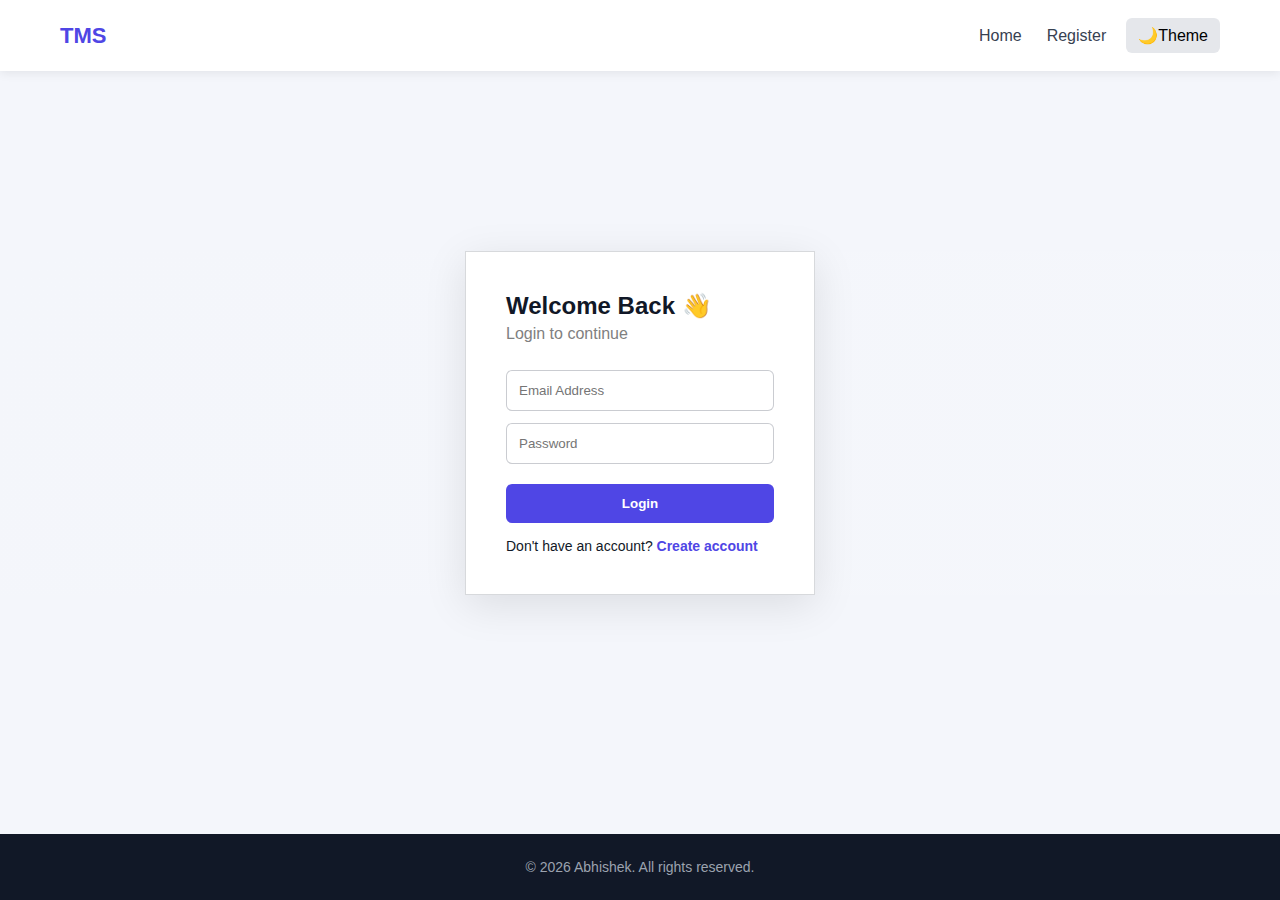
<file: taskmanagement/src/main/resources/static/dashboard.html>
<!DOCTYPE html>
<html lang="en">

<head>
    <meta charset="UTF-8">
    <title>Dashboard</title>
    <link rel="stylesheet" href="styles.css">
</head>

<body>

    <header class="navbar">
        <div class="logo">TMS</div>

        <nav>
            <a href="tasks.html" class="task-btn">Tasks</a>
            <button class="logout-btn" onclick="logout()">Logout</button>
            <button id="themeToggle" class="theme-btn">🌙</button>
            <script>

                function logout() {
                    localStorage.removeItem("user");
                    window.location.href = "login.html";
                }

            </script>
        </nav>
    </header>
    <main>
        <section class="dashboard">

            <h1>Dashboard</h1>

            <div class="stats">

                <div class="stat-card">
                    <h3>Total Tasks</h3>
                    <p id="totalTasks">0</p>
                </div>

                <div class="stat-card">
                    <h3>In Progress</h3>
                    <p id="progressCount">0</p>
                </div>

                <div class="stat-card">
                    <h3>Completed</h3>
                    <p id="doneCount">0</p>
                </div>

            </div>

            <div class="board">

                <div class="column">
                    <h3>To Do</h3>
                    <div id="todoList"></div>
                </div>

                <div class="column">
                    <h3>In Progress</h3>
                    <div id="progressList"></div>
                </div>

                <div class="column">
                    <h3>Completed</h3>
                    <div id="doneList"></div>
                </div>

            </div>

        </section>

    </main>
    <footer class="footer">
        <p class="copyright">
            © 2026 Abhishek. All rights reserved.
        </p>
    </footer>
</body>

</html>
<script>

    const user = localStorage.getItem("user");

    if (!user) {
        window.location.href = "login.html";
    }

</script>
<script>

    const toggleBtn = document.getElementById("themeToggle");

    if (localStorage.getItem("theme") === "dark") {
        document.body.classList.add("dark");
        toggleBtn.textContent = "☀️";
    }

    toggleBtn.onclick = () => {

        document.body.classList.toggle("dark");

        if (document.body.classList.contains("dark")) {
            localStorage.setItem("theme", "dark");
            toggleBtn.textContent = "☀️";
        } else {
            localStorage.setItem("theme", "light");
            toggleBtn.textContent = "🌙";
        }

    };

</script>
<script>

    async function loadDashboardTasks() {

        const user = JSON.parse(localStorage.getItem("user"));

        const res = await fetch(`http://localhost:8080/api/tasks/user/${user.id}`);
        const tasks = await res.json();

        document.getElementById("todoList").innerHTML = "";
        document.getElementById("progressList").innerHTML = "";
        document.getElementById("doneList").innerHTML = "";

        let total = 0;
        let progress = 0;
        let done = 0;

        tasks.forEach(task => {

            total++;

            const div = document.createElement("div");
            div.className = "task";

            div.innerHTML = `
<h4>${task.title}</h4>
<p class="deadline">${task.deadline ?? ""}</p>
<span class="priority">${task.priority ?? ""}</span>
`;

            if (task.status === "TODO") {
                document.getElementById("todoList").appendChild(div);
            }

            if (task.status === "IN_PROGRESS") {
                progress++;
                document.getElementById("progressList").appendChild(div);
            }

            if (task.status === "DONE") {
                done++;
                document.getElementById("doneList").appendChild(div);
            }

        });

        document.getElementById("totalTasks").innerText = total;
        document.getElementById("progressCount").innerText = progress;
        document.getElementById("doneCount").innerText = done;

    }

    loadDashboardTasks();


</script>
</file>
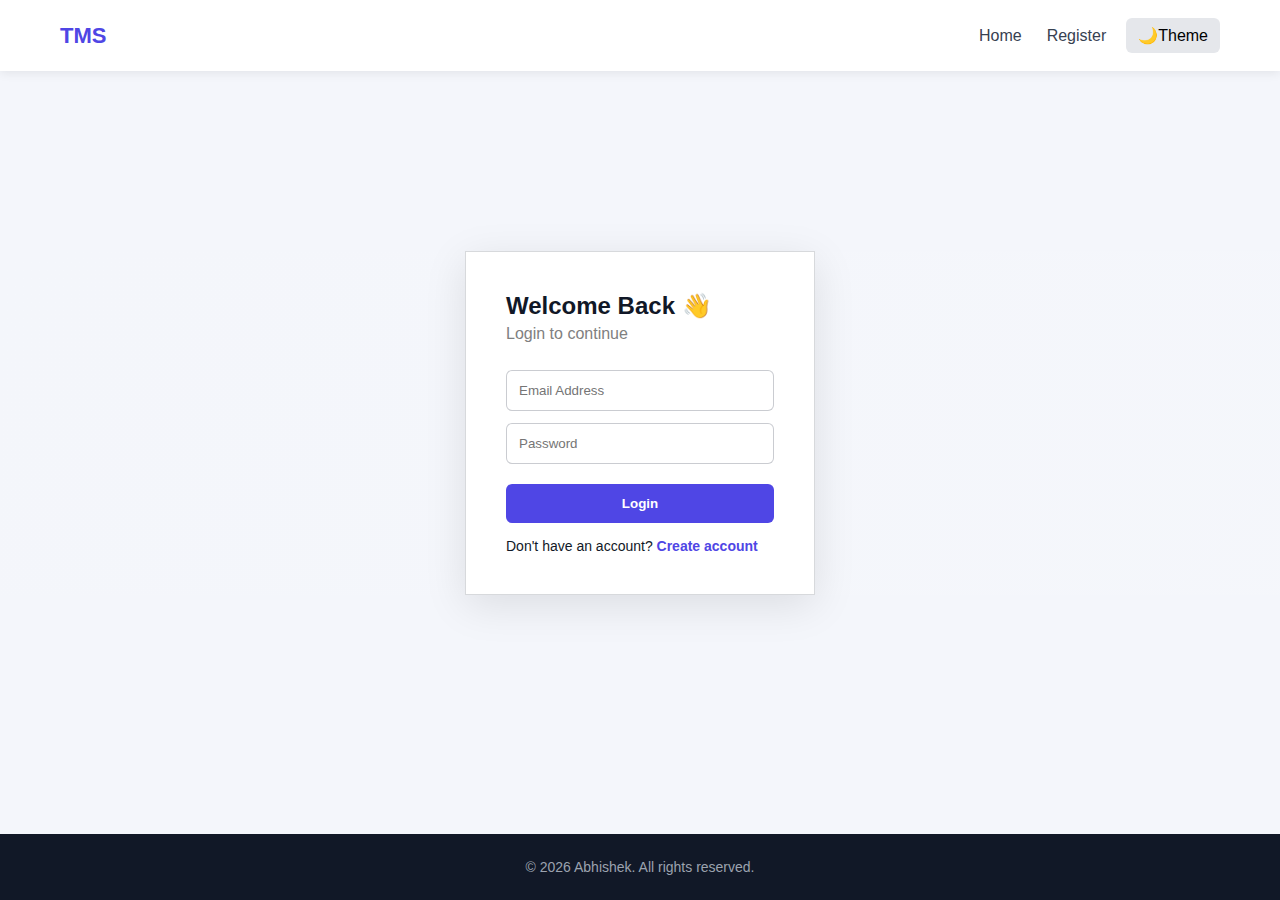
<file: taskmanagement/src/main/resources/static/login.html>
<!DOCTYPE html>
<html lang="en">

<head>
    <meta charset="UTF-8">
    <meta name="viewport" content="width=device-width, initial-scale=1.0">
    <title>Amdox Login</title>
    <link rel="stylesheet" href="styles.css">
</head>

<body>

    <header class="navbar">
        <div class="logo">TMS</div>
        <nav>
            <a href="index.html">Home</a>
            <a href="register.html">Register</a>
            <button id="themeToggle" class="theme-btn">🌙Theme</button>
        </nav>
    </header>
    <main>
        <div class="page">

            <div class="auth-container">

                <form class="auth-card" id="loginForm">

                    <h2>Welcome Back 👋</h2>
                    <p class="subtitle">Login to continue</p>

                    <input type="email" placeholder="Email Address" required>
                    <input type="password" placeholder="Password" required>

                    <button type="submit">Login</button>

                    <p class="register">
                        Don't have an account?
                        <a href="register.html">Create account</a>
                    </p>

                </form>

            </div>

        </div>
    </main>
    <footer class="footer">
        <p class="copyright">
            © 2026 Abhishek. All rights reserved.
        </p>
    </footer>

</body>

</html>
<script>
    document.getElementById("loginForm").addEventListener("submit", async function (e) {

        e.preventDefault();

        const email = document.querySelector("input[type='email']").value;
        const password = document.querySelector("input[type='password']").value;

        try {

            const res = await fetch("http://localhost:8080/api/auth/login", {
                method: "POST",
                headers: {
                    "Content-Type": "application/json"
                },
                body: JSON.stringify({
                    email: email,
                    password: password
                })
            });

            if (!res.ok) {
                alert("Invalid email or password");
                return;
            }

            const data = await res.json();

            console.log("Login response:", data);

            localStorage.setItem("token", data.token);
            localStorage.setItem("user", JSON.stringify({
                id: data.id,
                name: data.name,
                email: data.email,
                role: data.role
            }));

            window.location.href = "tasks.html";

        } catch (err) {
            console.error("Login error:", err);
            alert("Server error. Check backend.");
        }

    });
</script>
<script>

    const toggleBtn = document.getElementById("themeToggle");

    if (localStorage.getItem("theme") === "dark") {
        document.body.classList.add("dark");
        toggleBtn.textContent = "☀️";
    }

    toggleBtn.onclick = () => {

        document.body.classList.toggle("dark");

        if (document.body.classList.contains("dark")) {
            localStorage.setItem("theme", "dark");
            toggleBtn.textContent = "☀️";
        } else {
            localStorage.setItem("theme", "light");
            toggleBtn.textContent = "🌙";
        }

    };

</script>
</file>
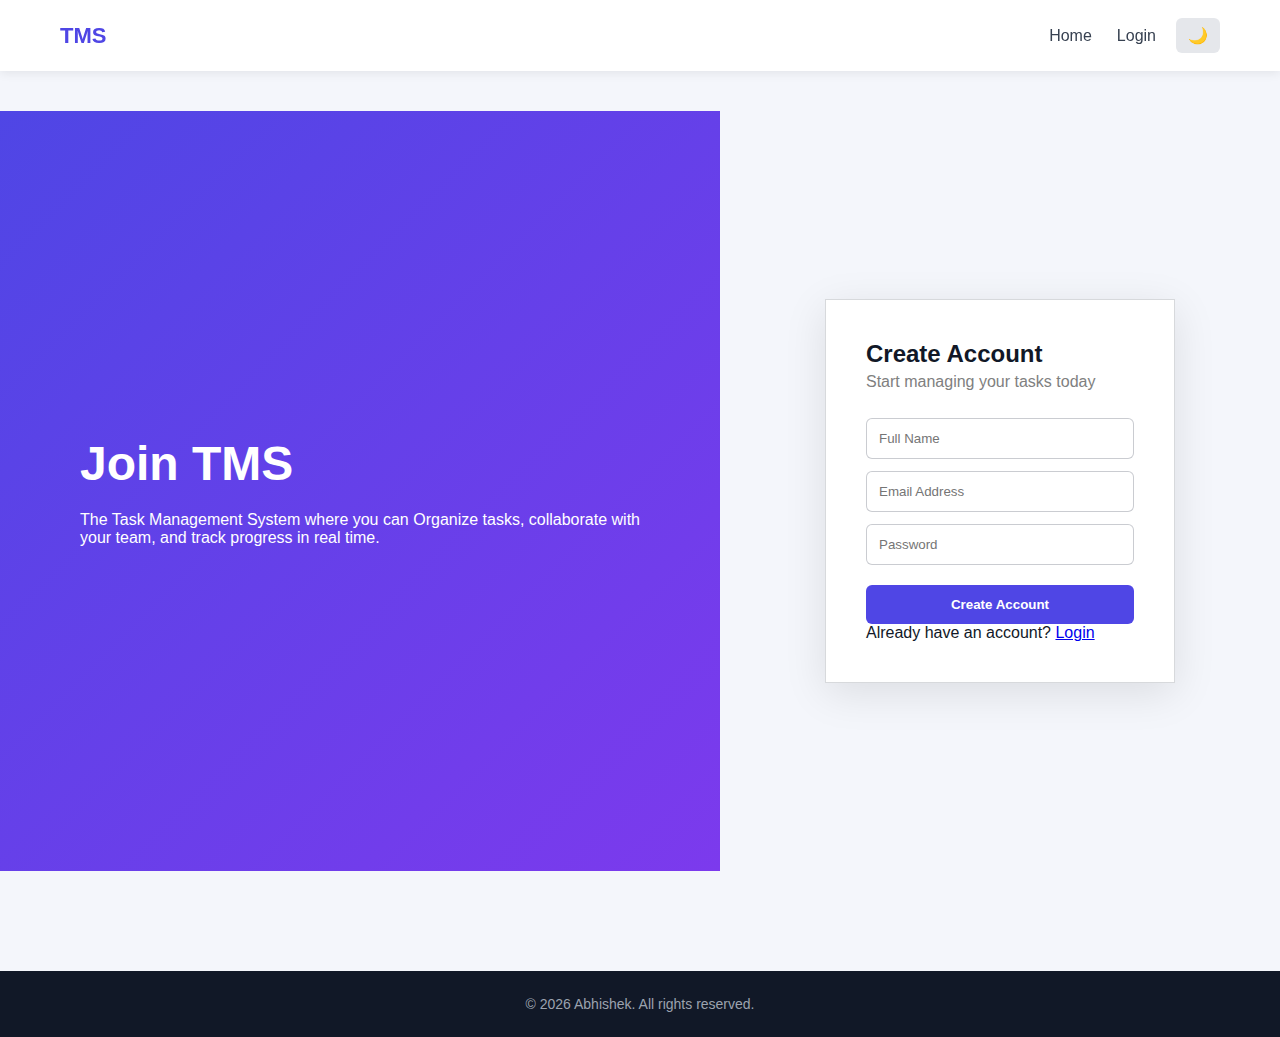
<file: taskmanagement/src/main/resources/static/register.html>
<!DOCTYPE html>
<html lang="en">

<head>
    <meta charset="UTF-8">
    <meta name="viewport" content="width=device-width, initial-scale=1.0">
    <title>Register</title>
    <link rel="stylesheet" href="styles.css">
</head>

<body>
    <div>
        <header class="navbar">
            <div class="logo">TMS</div>

            <nav>
                <a href="index.html">Home</a>
                <a href="login.html">Login</a>
                <button id="themeToggle" class="theme-btn">🌙</button>
            </nav>
        </header>
        <main>
            <div class="auth-layout">

                <div class="auth-left">
                    <h1>Join TMS</h1>
                    <p>The Task Management System where you can Organize tasks, collaborate with your team, and track
                        progress in real time.</p>
                </div>
                <div class="auth-right">
                    <form class="auth-card" id="registerForm">

                        <h2>Create Account</h2>
                        <p class="subtitle">Start managing your tasks today</p>

                        <input type="text" placeholder="Full Name" required>
                        <input type="email" placeholder="Email Address" required>
                        <input type="password" placeholder="Password" required>

                        <button>Create Account</button>

                        <p class="switch">
                            Already have an account?
                            <a href="login.html">Login</a>
                        </p>

                    </form>
                </div>
            </div>
        </main>
    </div>
    <footer class="footer">
        <p class="copyright">
            © 2026 Abhishek. All rights reserved.
        </p>
    </footer>
</body>

</html>
<script>
    document.getElementById("registerForm").addEventListener("submit", async function (e) {

        e.preventDefault();

        const name = document.querySelector("input[placeholder='Full Name']").value;
        const email = document.querySelector("input[placeholder='Email Address']").value;
        const password = document.querySelector("input[placeholder='Password']").value;

        const response = await fetch("http://localhost:8080/api/auth/register", {
            method: "POST",
            headers: {
                "Content-Type": "application/json"
            },
            body: JSON.stringify({
                name,
                email,
                password
            })
        });

        if (response.ok) {
            alert("Account created!");
            window.location.href = "login.html";
        } else {
            alert("Registration failed");
        }

    });
</script>
<script>

    const toggleBtn = document.getElementById("themeToggle");

    if (localStorage.getItem("theme") === "dark") {
        document.body.classList.add("dark");
        toggleBtn.textContent = "☀️";
    }

    toggleBtn.onclick = () => {

        document.body.classList.toggle("dark");

        if (document.body.classList.contains("dark")) {
            localStorage.setItem("theme", "dark");
            toggleBtn.textContent = "☀️";
        } else {
            localStorage.setItem("theme", "light");
            toggleBtn.textContent = "🌙";
        }

    };

</script>
</file>
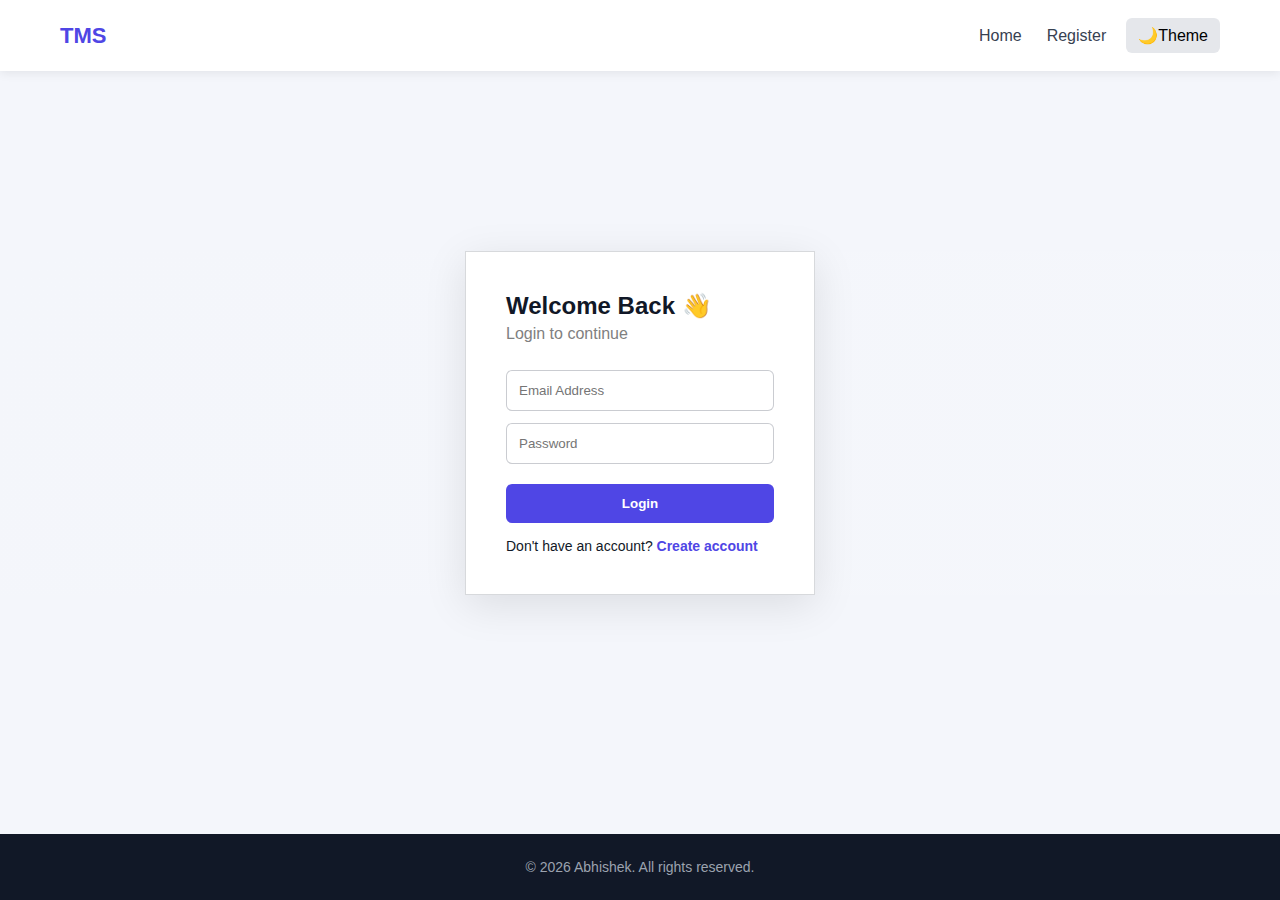
<file: taskmanagement/src/main/resources/static/tasks.html>
<!DOCTYPE html>
<html lang="en">

<head>
    <meta charset="UTF-8">
    <meta name="viewport" content="width=device-width, initial-scale=1.0">
    <title>Task Manager</title>
    <link rel="stylesheet" href="styles.css">
</head>

<body>

    <header class="navbar">
        <div class="logo">TMS</div>

        <nav>
            <a href="dashboard.html">Dashboard</a>
            <button class="logout-btn" onclick="logout()">Logout</button>
            <button id="themeToggle" class="theme-btn">🌙</button>
        </nav>
    </header>

    <main class="task-page">

        <h1>Task Manager</h1>

        <div class="task-controls">

            <input id="taskTitle" type="text" placeholder="Task title">

            <select id="taskStatus">
                <option value="TODO">To Do</option>
                <option value="IN_PROGRESS">In Progress</option>
                <option value="DONE">Completed</option>
            </select>

            <input type="date" id="taskReminder">

            <button onclick="addTask()">Add Task</button>

        </div>

        <div class="board">

            <div class="column">
                <h3>To Do</h3>
                <div id="todoList"></div>
            </div>

            <div class="column">
                <h3>In Progress</h3>
                <div id="progressList"></div>
            </div>

            <div class="column">
                <h3>Completed</h3>
                <div id="doneList"></div>
            </div>

        </div>

    </main>

    <footer class="footer">
        <p class="copyright">© 2026 Abhishek. All rights reserved.</p>
    </footer>

    <script src="tasks.js"></script>

    <script>

        function logout() {
            localStorage.removeItem("user");
            localStorage.removeItem("token");
            window.location.href = "login.html";
        }

        const toggleBtn = document.getElementById("themeToggle");

        if (localStorage.getItem("theme") === "dark") {
            document.body.classList.add("dark");
            toggleBtn.textContent = "☀️";
        }

        toggleBtn.onclick = () => {
            document.body.classList.toggle("dark");

            if (document.body.classList.contains("dark")) {
                localStorage.setItem("theme", "dark");
                toggleBtn.textContent = "☀️";
            } else {
                localStorage.setItem("theme", "light");
                toggleBtn.textContent = "🌙";
            }
        };

    </script>

</body>

</html>
</file>
<file: taskmanagement/src/main/resources/static/styles.css>
body,
.navbar,
.feature-card,
.auth-card,
.column,
.footer {
    transition: background 0.35s ease,
        color 0.35s ease,
        border-color 0.35s ease;
}

:root {
    --bg: #f4f6fb;
    --text: #111827;
    --card: #ffffff;
    --nav: #ffffff;
    --footer: #111827;

    --hero1: #4f46e5;
    --hero2: #7c3aed;

    --input: #ffffff;
}

body.dark {
    --bg: #0f172a;
    --text: #e5e7eb;
    --card: #1e293b;
    --nav: #1e293b;
    --footer: #020617;
    --hero1: #1e1b4b;
    --hero2: #312e81;

    --input: #020617;
}

* {
    margin: 0;
    padding: 0;
    box-sizing: border-box;
    font-family: Arial, Helvetica, sans-serif;
    transition: background 0.35s ease,
        color 0.35s ease,
        border 0.35s ease;
}

body {
    background: var(--bg);
    display: flex;
    flex-direction: column;
    min-height: 100vh;
    color: var(--text);
}

main {
    flex: 1;
    display: flex;
    justify-content: center;
    align-items: center;
    padding-top: 40px;
    padding-bottom: 40px;
}

.navbar {
    display: flex;
    justify-content: space-between;
    align-items: center;
    padding: 18px 60px;
    background: var(--nav);
    box-shadow: 0 2px 10px rgba(0, 0, 0, 0.08);
    position: sticky;
    top: 0;
    z-index: 100;
}

.logo {
    font-size: 22px;
    font-weight: bold;
    color: #4f46e5;
}

.navbar nav {
    display: flex;
    align-items: center;
}

.navbar nav a {
    margin-left: 25px;
    text-decoration: none;
    color: #374151;
    font-weight: 500;
    transition: 0.2s;
}

.navbar nav a:hover {
    color: #4f46e5;
}

.logout-btn {
    margin-left: 20px;
    padding: 8px 16px;
    border: none;
    background: #ef4444;
    color: white;
    border-radius: 6px;
    cursor: pointer;
    font-weight: 500;
}

.logout-btn:hover {
    background: #dc2626;
}

.hero {
    text-align: center;
    padding: 120px 20px;
    background: linear-gradient(135deg, var(--hero1), var(--hero2));
    color: white;
}

.hero h1 {
    font-size: 48px;
    margin-bottom: 15px;
}

.hero p {
    font-size: 18px;
    opacity: 0.9;
}

.main-btn {
    display: inline-block;
    margin-top: 25px;
    padding: 14px 30px;
    background: white;
    color: #4f46e5;
    border-radius: 8px;
    text-decoration: none;
    font-weight: bold;
}

.info {
    display: flex;
    justify-content: center;
    gap: 40px;
    padding: 80px 10%;
    flex-wrap: wrap;
}

.info div {
    background: var(--nav);
    padding: 30px;
    border-radius: 10px;
    box-shadow: 0 4px 20px rgba(0, 0, 0, 0.08);
    width: 250px;
    text-align: center;
}

.page {
    flex: 1;
    display: flex;
    justify-content: center;
    align-items: center;
    background: linear-gradient(135deg, var(--bg), #ffffff10);

}

.auth-container {
    display: flex;
    justify-content: center;
    align-items: center;
    width: 100%;
}

.auth-card {
    background: var(--nav);
    padding: 40px;
    border: 1px solid #37415133;
    color: var(--text);
    box-shadow: 0 10px 40px rgba(0, 0, 0, 0.1);
    width: 350px;
    display: flex;
    flex-direction: column;
}

.auth-card h2 {
    margin-bottom: 5px;
}

.subtitle {
    color: gray;
    margin-bottom: 15px;
}

.auth-card input {
    margin-top: 12px;
    padding: 12px;
    border: 1px solid #37415144;
    border-radius: 6px;
    background: var(--input);
    color: var(--text);
}

.auth-card button {
    margin-top: 20px;
    padding: 12px;
    background: #4f46e5;
    border: none;
    color: white;
    border-radius: 6px;
    cursor: pointer;
    font-weight: 600;
}

.auth-card button:hover {
    background: #4338ca;
}

.register {
    margin-top: 15px;
    font-size: 14px;
}

.register a {
    color: #4f46e5;
    text-decoration: none;
    font-weight: bold;
}

.auth-layout {
    display: flex;
    min-height: calc(100vh - 140px);
}

.auth-left {
    flex: 1;
    background: linear-gradient(135deg, var(--hero1), var(--hero2));
    color: white;
    display: flex;
    flex-direction: column;
    justify-content: center;
    padding: 80px;
}

.auth-left h1 {
    font-size: 48px;
    margin-bottom: 20px;
}

.auth-right {
    flex: 1;
    display: flex;
    justify-content: center;
    align-items: center;
    background: var(--bg);

}

.features-page {
    padding: 80px 10%;
    text-align: center;
}

.features-page h1 {
    margin-bottom: 50px;
}

.features-grid {
    display: grid;
    grid-template-columns: repeat(auto-fit, minmax(260px, 1fr));
    gap: 30px;
}

.feature-card {
    background: var(--nav);
    padding: 30px;
    border-radius: 12px;
    box-shadow: 0 4px 20px rgba(0, 0, 0, 0.05);
    transition: 0.3s;
    cursor: pointer;
    min-height: 180px;
}

.feature-card img {
    width: 60px;
    margin-bottom: 15px;
}

.feature-card:hover {
    transform: translateY(-8px);
    box-shadow: 0 12px 25px rgba(0, 0, 0, 0.15);
    min-height: 240px;
}

.short {
    margin-top: 6px;
}

.full {
    opacity: 0;
    max-height: 0;
    overflow: hidden;
    transition: 0.3s;
}

.feature-card:hover .full {
    opacity: 1;
    max-height: 200px;
    margin-top: 10px;
}

.feature-card:hover .short {
    opacity: 0.5;
}

.dashboard {
    padding: 60px 10%;
}

.dashboard h1 {
    margin-bottom: 30px;
}

.board {
    display: flex;
    gap: 25px;
    flex-wrap: wrap;
}

.column {
    flex: 1;
    min-width: 260px;
    background: var(--nav);
    padding: 20px;
    border-radius: 10px;
    box-shadow: 0 4px 20px rgba(0, 0, 0, 0.05);
}

.column h3 {
    margin-bottom: 15px;
}

.task {
    background: color-mix(in srgb, var(--hero1) 15%, white);
    color: #111827;
    padding: 10px;
    margin-top: 10px;
    border-radius: 6px;
}

.dark .task {
    background: #334155;
    color: #f1f5f9;
}

.footer {
    background: var(--footer);
    color: white;
    text-align: center;
    padding: 25px;
    margin-top: 60px;
}

.copyright {
    color: #9ca3af;
    font-size: 14px;
}

.dark .navbar a {
    color: #e5e7eb;
}

.dark .info div {
    background: #1f2937;
    color: #e5e7eb;
}

.dark .footer {
    background: #020617;
}

.theme-btn {
    margin-left: 20px;
    padding: 8px 12px;
    border: none;
    background: #e5e7eb;
    border-radius: 6px;
    cursor: pointer;
    font-size: 16px;
    transition: 0.2s;
}

.theme-btn:hover {
    background: #d1d5db;
}

.dark .theme-btn {
    background: #374151;
    color: white;
}

.task-page {
    padding: 60px 10%;
    width: 100%;
}

.task-controls {
    display: flex;
    gap: 15px;
    margin-bottom: 30px;
    flex-wrap: wrap;
}

.task-controls input,
.task-controls select {
    padding: 10px;
    border-radius: 6px;
    border: 1px solid #ccc;
}

.task-controls button {
    background: #4f46e5;
    color: white;
    border: none;
    padding: 10px 20px;
    border-radius: 6px;
    cursor: pointer;
}

.task button {
    margin: 3px;
    padding: 5px 10px;
    border: none;
    border-radius: 4px;
    cursor: pointer;

}

@media (max-width: 1200px) {
    .hero h1 {
        font-size: 40px;
    }
    .auth-left h1 {
        font-size: 38px;
    }
    .navbar {
        padding: 16px 30px;
    }
}

@media (max-width: 992px) {
    .navbar {
        flex-direction: column;
        align-items: flex-start;
        gap: 10px;
    }
    .navbar nav {
        flex-wrap: wrap;
    }
    .hero {
        padding: 90px 20px;
    }
    .hero h1 {
        font-size: 36px;
    }
    .info {
        gap: 25px;
        padding: 60px 6%;
    }
    .auth-layout {
        flex-direction: column;
    }
    .auth-left {
        padding: 50px;
        text-align: center;
        align-items: center;
    }
    .auth-left h1 {
        font-size: 34px;
    }
}

@media (max-width: 768px) {
    .navbar {
        padding: 14px 20px;
    }
    .navbar nav a {
        margin-left: 15px;
        font-size: 14px;
    }
    .hero {
        padding: 70px 15px;
    }
    .hero h1 {
        font-size: 30px;
    }
    .hero p {
        font-size: 16px;
    }
    .main-btn {
        padding: 12px 22px;
        font-size: 14px;
    }
    .info {
        flex-direction: column;
        align-items: center;
    }
    .info div {
        width: 100%;
        max-width: 320px;
    }
    .auth-left {
        display: none;
    }
    .auth-right {
        padding: 20px;
    }
    .auth-card {
        width: 100%;
        max-width: 340px;
    }
    .board {
        flex-direction: column;
    }
}

@media (max-width: 480px) {
    .hero h1 {
        font-size: 24px;
    }
    .hero p {
        font-size: 14px;
    }
    .navbar nav {
        width: 100%;
        justify-content: space-between;
    }
    .navbar nav a {
        margin-left: 0;
    }
    .task-controls {
        flex-direction: column;
    }
    .task-controls input,
    .task-controls select,
    .task-controls button {
        width: 100%;
    }
    .footer {
        padding: 18px;
    }
}
</file>
